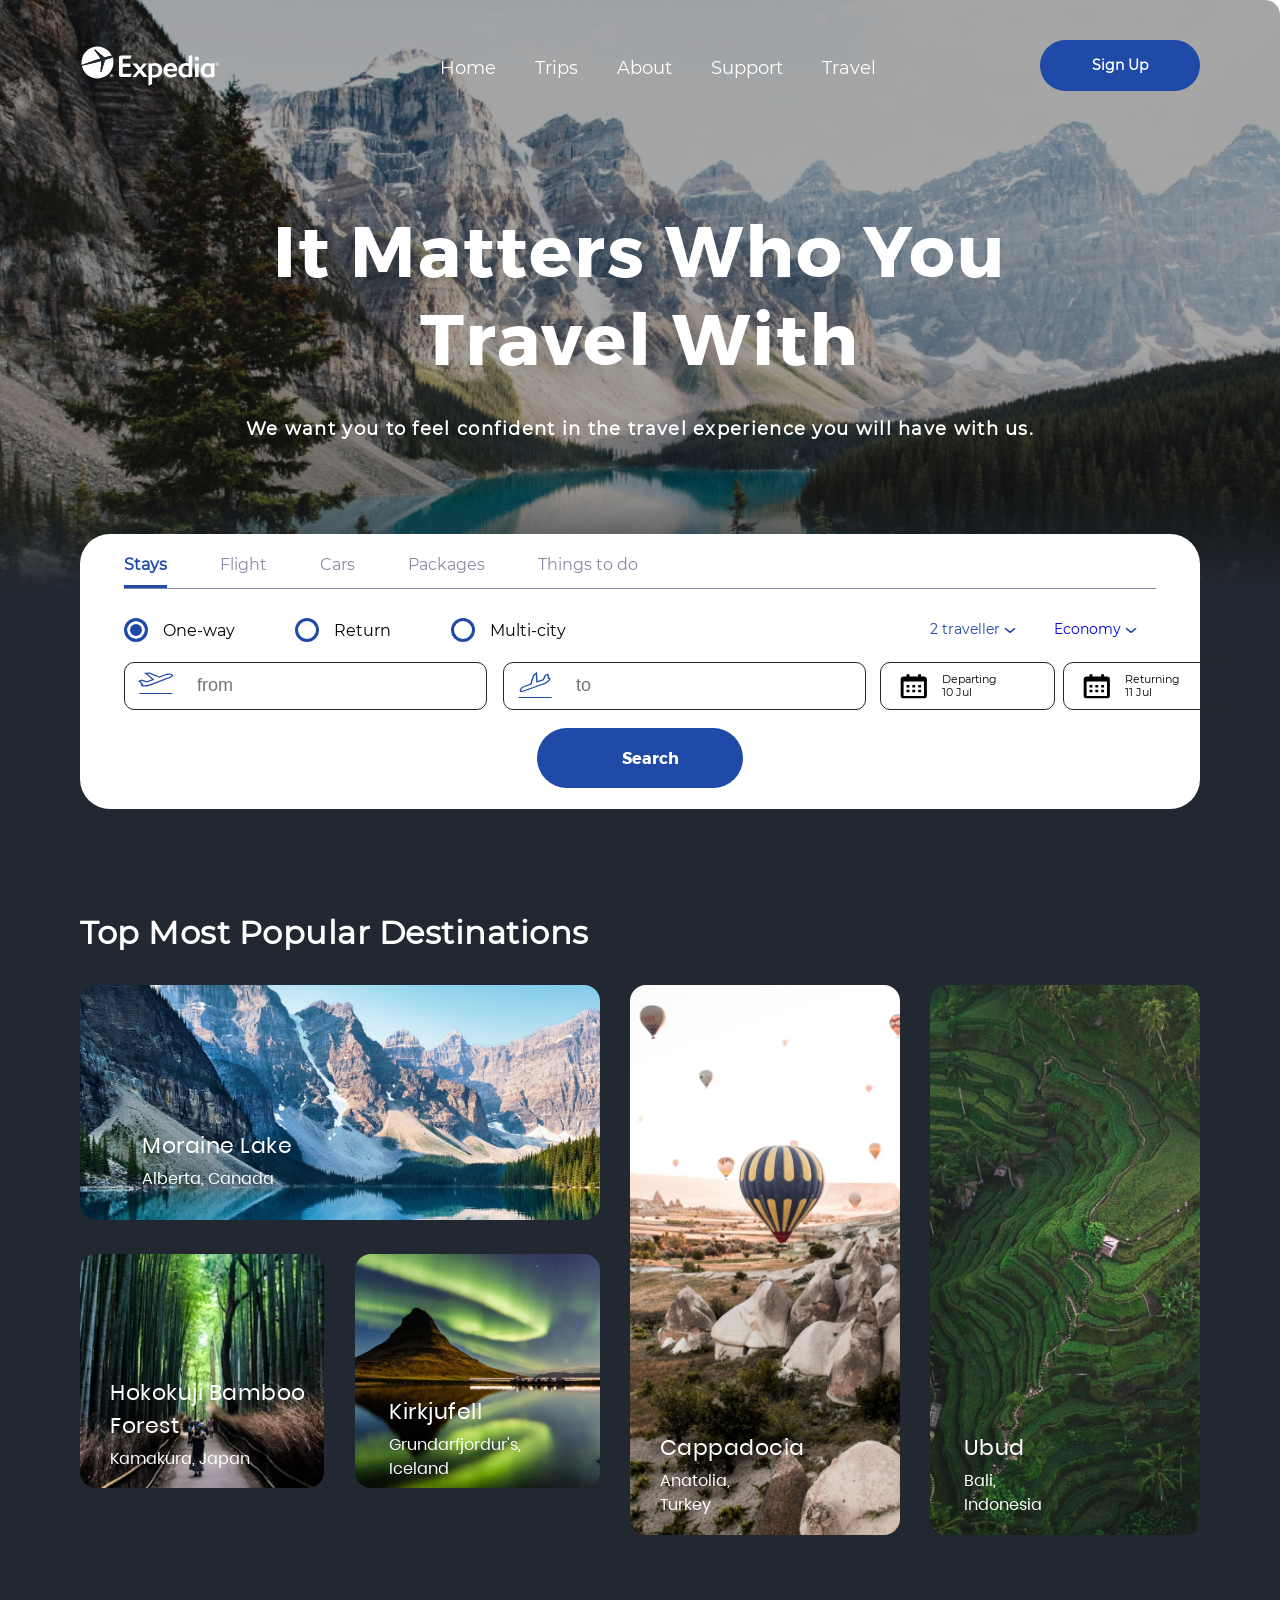
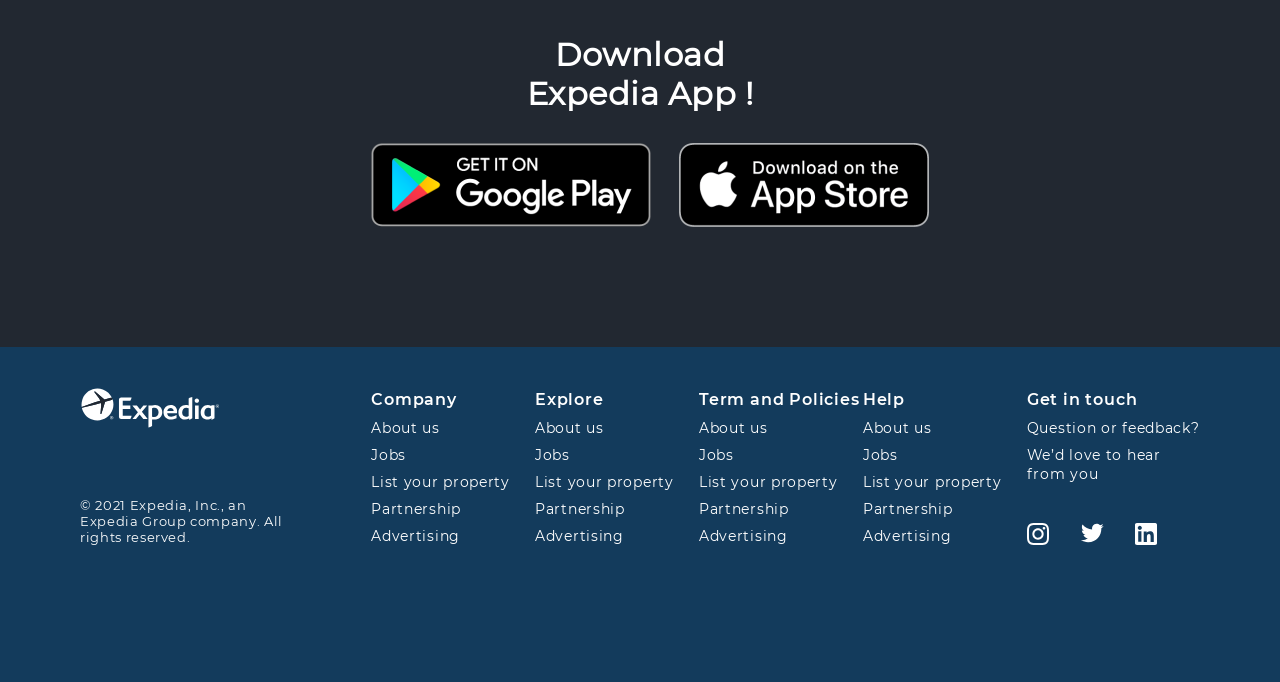
<file: index.html>
<!DOCTYPE html>
<html lang="en">

<head>
    <meta charset="utf-8" />
    <title>Главная страница</title>
    <meta http-equiv="X-UA-Compatible" content="IE=Edge" />
    <meta name="viewport" content="width=device-width, initial-scale=1.0, maximum-scale=1.0, user-scalable=no">
    <meta name="theme-color" content="#fff" />
    <meta name="format-detection" content="telephone=no" />
    <link rel="stylesheet" media="all" href="css/style.css" />
</head>

<body>
    <header class="wrapper">
        <div class="container">
            <div class="navbar">
                <div class="logo">
                    <a href="animation.html"><img src="img/logo.svg" alt=""></a>
                </div>
                <ul class="navbar__menu">
                    <li>
                        <a href="#">Home</a>
                    </li>
                    <li>
                        <a href="#">Trips</a>
                    </li>
                    <li>
                        <a href="#">About</a>
                    </li>
                    <li>
                        <a href="#">Support</a>
                    </li>
                    <li>
                        <a href="#">Travel</a>
                    </li>
                </ul>
                <button class="navbar__btn">Sign Up</button>
            </div>
            <div class="header__headline">It Matters Who You<br /> Travel With</div>
            <div class="header__subtitle">We want you to feel confident in the travel experience you will have with us.
            </div>
        </div>
    </header>
    <section class="section__popular">
        <div class="container">
            <div class="card__form">
                <div class="tab-slider--nav">
                    <ul class="tab-slider--tabs">
                        <li class="tab-slider--trigger active" rel="tab1">Stays</li>
                        <li class="tab-slider--trigger" rel="tab2">Flight</li>
                        <li class="tab-slider--trigger" rel="tab3">Cars</li>
                        <li class="tab-slider--trigger" rel="tab4">Packages</li>
                        <li class="tab-slider--trigger" rel="tab5">Things to do</li>
                    </ul>
                </div>
                <div class="tab-slider--container">
                    <div id="tab1" class="tab-slider--body">
                        <form class="card__checkbox">
                            <div class="checkbox__item">
                                <div class="check">
                                    <input type="radio" id="radio-1" name="radio" checked>
                                    <label for="radio-1" class="radio-label">One-way</label>
                                </div>
                                <div class="check">
                                    <input type="radio" id="radio-2" name="radio">
                                    <label for="radio-2" class="radio-label">Return</label>
                                </div>
                                <div class="check">
                                    <input type="radio" id="radio-3" name="radio">
                                    <label for="radio-3" class="radio-label">Multi-city</label>
                                </div>
                            </div>
                            <div class="card__selection">
                                <ul class="selection">
                                    <li class="dropdown__link">2 traveller
                                        <span><svg width="12" height="7" viewBox="0 0 12 7" fill="none"
                                                xmlns="http://www.w3.org/2000/svg">
                                                <path
                                                    d="M11.3371 1.67167C11.3375 1.7844 11.3126 1.89579 11.2643 1.99764C11.216 2.09949 11.1454 2.18923 11.0579 2.26025L6.53039 5.90489C6.39537 6.01587 6.22601 6.07655 6.05123 6.07655C5.87645 6.07655 5.70709 6.01587 5.57207 5.90489L1.04457 2.13197C0.890469 2.00389 0.793562 1.81984 0.775166 1.6203C0.756769 1.42077 0.81839 1.22211 0.946472 1.06801C1.07455 0.913908 1.25861 0.817001 1.45814 0.798605C1.65767 0.780209 1.85634 0.841829 2.01043 0.969911L6.055 4.3429L10.0996 1.0831C10.2103 0.990826 10.3452 0.932212 10.4882 0.914193C10.6313 0.896174 10.7765 0.919503 10.9067 0.981421C11.0368 1.04334 11.1466 1.14125 11.2228 1.26358C11.2991 1.38591 11.3388 1.52752 11.3371 1.67167Z"
                                                    fill="#1F4AA8" />
                                            </svg></span>
                                        <ul class="dropdown">
                                            <li>traveller</li>
                                            <li>traveller</li>
                                            <li>traveller</li>
                                            <li>traveller</li>
                                            <li>traveller</li>
                                        </ul>
                                    </li>
                                    <li>
                                        <a href="#">Economy</a>
                                        <span><svg width="12" height="7" viewBox="0 0 12 7" fill="none"
                                                xmlns="http://www.w3.org/2000/svg">
                                                <path
                                                    d="M11.3371 1.67167C11.3375 1.7844 11.3126 1.89579 11.2643 1.99764C11.216 2.09949 11.1454 2.18923 11.0579 2.26025L6.53039 5.90489C6.39537 6.01587 6.22601 6.07655 6.05123 6.07655C5.87645 6.07655 5.70709 6.01587 5.57207 5.90489L1.04457 2.13197C0.890469 2.00389 0.793562 1.81984 0.775166 1.6203C0.756769 1.42077 0.81839 1.22211 0.946472 1.06801C1.07455 0.913908 1.25861 0.817001 1.45814 0.798605C1.65767 0.780209 1.85634 0.841829 2.01043 0.969911L6.055 4.3429L10.0996 1.0831C10.2103 0.990826 10.3452 0.932212 10.4882 0.914193C10.6313 0.896174 10.7765 0.919503 10.9067 0.981421C11.0368 1.04334 11.1466 1.14125 11.2228 1.26358C11.2991 1.38591 11.3388 1.52752 11.3371 1.67167Z"
                                                    fill="#1F4AA8" />
                                            </svg></span>
                                    </li>
                                </ul>
                            </div>
                        </form>
                        <div class="form">
                            <form id="1" method="POST" autocomplete="off">
                                <div class="form__content">
                                    <div class="form__block">
                                        <div class="form__group">
                                            <img src="img/fly.svg" alt="">
                                            <input class="input" type="text" name="text" placeholder="from" required />
                                        </div>
                                        <button class="form-btn">
                                            <img src="img/change-btn.svg" alt="">
                                        </button>
                                        <div class="form__group">
                                            <img src="img/fly-2.svg" alt="">
                                            <input class="input" type="text" name="text" placeholder="to" required />
                                        </div>
                                    </div>
                                    <div class="form__block--calendar">
                                        <div class="form__group--calendar">
                                            <svg width="36" height="30" viewBox="0 0 36 30" fill="none"
                                                xmlns="http://www.w3.org/2000/svg">
                                                <path
                                                    d="M10.507 14.0398H13.4178V16.4542H10.507V14.0398ZM10.507 18.8685H13.4178V21.2829H10.507V18.8685ZM16.3286 14.0398H19.2394V16.4542H16.3286V14.0398ZM16.3286 18.8685H19.2394V21.2829H16.3286V18.8685ZM22.1502 14.0398H25.061V16.4542H22.1502V14.0398ZM22.1502 18.8685H25.061V21.2829H22.1502V18.8685Z"
                                                    fill="black" />
                                                <path
                                                    d="M7.59624 27.3187H27.9718C29.5771 27.3187 30.8826 26.2359 30.8826 24.9044V8.00396C30.8826 6.67245 29.5771 5.58962 27.9718 5.58962H25.061V3.17528H22.1502V5.58962H13.4178V3.17528H10.507V5.58962H7.59624C5.99093 5.58962 4.68544 6.67245 4.68544 8.00396V24.9044C4.68544 26.2359 5.99093 27.3187 7.59624 27.3187ZM27.9718 10.4183L27.9733 24.9044H7.59624V10.4183H27.9718Z"
                                                    fill="black" />
                                            </svg>

                                            <div class="calendar">Departing<br /> 10 Jul</div>
                                        </div>
                                        <div class="form__group--calendar">
                                            <svg width="36" height="30" viewBox="0 0 36 30" fill="none"
                                                xmlns="http://www.w3.org/2000/svg">
                                                <path
                                                    d="M10.507 14.0398H13.4178V16.4542H10.507V14.0398ZM10.507 18.8685H13.4178V21.2829H10.507V18.8685ZM16.3286 14.0398H19.2394V16.4542H16.3286V14.0398ZM16.3286 18.8685H19.2394V21.2829H16.3286V18.8685ZM22.1502 14.0398H25.061V16.4542H22.1502V14.0398ZM22.1502 18.8685H25.061V21.2829H22.1502V18.8685Z"
                                                    fill="black" />
                                                <path
                                                    d="M7.59624 27.3187H27.9718C29.5771 27.3187 30.8826 26.2359 30.8826 24.9044V8.00396C30.8826 6.67245 29.5771 5.58962 27.9718 5.58962H25.061V3.17528H22.1502V5.58962H13.4178V3.17528H10.507V5.58962H7.59624C5.99093 5.58962 4.68544 6.67245 4.68544 8.00396V24.9044C4.68544 26.2359 5.99093 27.3187 7.59624 27.3187ZM27.9718 10.4183L27.9733 24.9044H7.59624V10.4183H27.9718Z"
                                                    fill="black" />
                                            </svg>

                                            <div class="calendar">Returning<br /> 11 Jul</div>
                                        </div>
                                    </div>

                                </div>
                            </form>
                        </div>
                        <div class="card__btn">
                            <button>Search</button>
                        </div>
                    </div>
                    <div id="tab2" class="tab-slider--body">
                        <form class="card__checkbox">
                            <div class="checkbox__item">
                                <div class="check">
                                    <input type="radio" id="radio-4" name="radio" checked>
                                    <label for="radio-4" class="radio-label">One-way</label>
                                </div>
                                <div class="check">
                                    <input type="radio" id="radio-5" name="radio">
                                    <label for="radio-5" class="radio-label">Return</label>
                                </div>
                                <div class="check">
                                    <input type="radio" id="radio-6" name="radio">
                                    <label for="radio-6" class="radio-label">Multi-city</label>
                                </div>
                            </div>
                            <div class="card__selection">
                                <ul class="selection">
                                    <li class="dropdown__link">2 traveller
                                        <span><svg width="12" height="7" viewBox="0 0 12 7" fill="none"
                                                xmlns="http://www.w3.org/2000/svg">
                                                <path
                                                    d="M11.3371 1.67167C11.3375 1.7844 11.3126 1.89579 11.2643 1.99764C11.216 2.09949 11.1454 2.18923 11.0579 2.26025L6.53039 5.90489C6.39537 6.01587 6.22601 6.07655 6.05123 6.07655C5.87645 6.07655 5.70709 6.01587 5.57207 5.90489L1.04457 2.13197C0.890469 2.00389 0.793562 1.81984 0.775166 1.6203C0.756769 1.42077 0.81839 1.22211 0.946472 1.06801C1.07455 0.913908 1.25861 0.817001 1.45814 0.798605C1.65767 0.780209 1.85634 0.841829 2.01043 0.969911L6.055 4.3429L10.0996 1.0831C10.2103 0.990826 10.3452 0.932212 10.4882 0.914193C10.6313 0.896174 10.7765 0.919503 10.9067 0.981421C11.0368 1.04334 11.1466 1.14125 11.2228 1.26358C11.2991 1.38591 11.3388 1.52752 11.3371 1.67167Z"
                                                    fill="#1F4AA8" />
                                            </svg></span>
                                        <ul class="dropdown">
                                            <li>traveller</li>
                                            <li>traveller</li>
                                            <li>traveller</li>
                                            <li>traveller</li>
                                            <li>traveller</li>
                                        </ul>
                                    </li>
                                    <li>
                                        <a href="#">Economy</a>
                                        <span><svg width="12" height="7" viewBox="0 0 12 7" fill="none"
                                                xmlns="http://www.w3.org/2000/svg">
                                                <path
                                                    d="M11.3371 1.67167C11.3375 1.7844 11.3126 1.89579 11.2643 1.99764C11.216 2.09949 11.1454 2.18923 11.0579 2.26025L6.53039 5.90489C6.39537 6.01587 6.22601 6.07655 6.05123 6.07655C5.87645 6.07655 5.70709 6.01587 5.57207 5.90489L1.04457 2.13197C0.890469 2.00389 0.793562 1.81984 0.775166 1.6203C0.756769 1.42077 0.81839 1.22211 0.946472 1.06801C1.07455 0.913908 1.25861 0.817001 1.45814 0.798605C1.65767 0.780209 1.85634 0.841829 2.01043 0.969911L6.055 4.3429L10.0996 1.0831C10.2103 0.990826 10.3452 0.932212 10.4882 0.914193C10.6313 0.896174 10.7765 0.919503 10.9067 0.981421C11.0368 1.04334 11.1466 1.14125 11.2228 1.26358C11.2991 1.38591 11.3388 1.52752 11.3371 1.67167Z"
                                                    fill="#1F4AA8" />
                                            </svg></span>
                                    </li>
                                </ul>
                            </div>
                        </form>
                        <div class="form">
                            <form id="2" method="POST" autocomplete="off">
                                <div class="form__content">
                                    <div class="form__block">
                                        <div class="form__group">
                                            <img src="img/fly.svg" alt="">
                                            <input class="input" type="text" name="text" placeholder="from" required />
                                        </div>
                                        <button class="form-btn">
                                            <img src="img/change-btn.svg" alt="">
                                        </button>
                                        <div class="form__group">
                                            <img src="img/fly-2.svg" alt="">
                                            <input class="input" type="text" name="text" placeholder="to" required />
                                        </div>
                                    </div>
                                    <div class="form__block--calendar">
                                        <div class="form__group--calendar">
                                            <svg width="36" height="30" viewBox="0 0 36 30" fill="none"
                                                xmlns="http://www.w3.org/2000/svg">
                                                <path
                                                    d="M10.507 14.0398H13.4178V16.4542H10.507V14.0398ZM10.507 18.8685H13.4178V21.2829H10.507V18.8685ZM16.3286 14.0398H19.2394V16.4542H16.3286V14.0398ZM16.3286 18.8685H19.2394V21.2829H16.3286V18.8685ZM22.1502 14.0398H25.061V16.4542H22.1502V14.0398ZM22.1502 18.8685H25.061V21.2829H22.1502V18.8685Z"
                                                    fill="black" />
                                                <path
                                                    d="M7.59624 27.3187H27.9718C29.5771 27.3187 30.8826 26.2359 30.8826 24.9044V8.00396C30.8826 6.67245 29.5771 5.58962 27.9718 5.58962H25.061V3.17528H22.1502V5.58962H13.4178V3.17528H10.507V5.58962H7.59624C5.99093 5.58962 4.68544 6.67245 4.68544 8.00396V24.9044C4.68544 26.2359 5.99093 27.3187 7.59624 27.3187ZM27.9718 10.4183L27.9733 24.9044H7.59624V10.4183H27.9718Z"
                                                    fill="black" />
                                            </svg>

                                            <div class="calendar">Departing<br /> 10 Jul</div>
                                        </div>
                                        <div class="form__group--calendar">
                                            <svg width="36" height="30" viewBox="0 0 36 30" fill="none"
                                                xmlns="http://www.w3.org/2000/svg">
                                                <path
                                                    d="M10.507 14.0398H13.4178V16.4542H10.507V14.0398ZM10.507 18.8685H13.4178V21.2829H10.507V18.8685ZM16.3286 14.0398H19.2394V16.4542H16.3286V14.0398ZM16.3286 18.8685H19.2394V21.2829H16.3286V18.8685ZM22.1502 14.0398H25.061V16.4542H22.1502V14.0398ZM22.1502 18.8685H25.061V21.2829H22.1502V18.8685Z"
                                                    fill="black" />
                                                <path
                                                    d="M7.59624 27.3187H27.9718C29.5771 27.3187 30.8826 26.2359 30.8826 24.9044V8.00396C30.8826 6.67245 29.5771 5.58962 27.9718 5.58962H25.061V3.17528H22.1502V5.58962H13.4178V3.17528H10.507V5.58962H7.59624C5.99093 5.58962 4.68544 6.67245 4.68544 8.00396V24.9044C4.68544 26.2359 5.99093 27.3187 7.59624 27.3187ZM27.9718 10.4183L27.9733 24.9044H7.59624V10.4183H27.9718Z"
                                                    fill="black" />
                                            </svg>

                                            <div class="calendar">Returning<br /> 11 Jul</div>
                                        </div>
                                    </div>

                                </div>
                            </form>
                        </div>
                        <div class="card__btn">
                            <button>Search</button>
                        </div>
                    </div>
                    <div id="tab3" class="tab-slider--body">
                        <form class="card__checkbox">
                            <div class="checkbox__item">
                                <div class="check">
                                    <input type="radio" id="radio-7" name="radio" checked>
                                    <label for="radio-7" class="radio-label">One-way</label>
                                </div>
                                <div class="check">
                                    <input type="radio" id="radio-8" name="radio">
                                    <label for="radio-8" class="radio-label">Return</label>
                                </div>
                                <div class="check">
                                    <input type="radio" id="radio-9" name="radio">
                                    <label for="radio-9" class="radio-label">Multi-city</label>
                                </div>
                            </div>
                            <div class="card__selection">
                                <ul class="selection">
                                    <li class="dropdown__link">2 traveller
                                        <span><svg width="12" height="7" viewBox="0 0 12 7" fill="none"
                                                xmlns="http://www.w3.org/2000/svg">
                                                <path
                                                    d="M11.3371 1.67167C11.3375 1.7844 11.3126 1.89579 11.2643 1.99764C11.216 2.09949 11.1454 2.18923 11.0579 2.26025L6.53039 5.90489C6.39537 6.01587 6.22601 6.07655 6.05123 6.07655C5.87645 6.07655 5.70709 6.01587 5.57207 5.90489L1.04457 2.13197C0.890469 2.00389 0.793562 1.81984 0.775166 1.6203C0.756769 1.42077 0.81839 1.22211 0.946472 1.06801C1.07455 0.913908 1.25861 0.817001 1.45814 0.798605C1.65767 0.780209 1.85634 0.841829 2.01043 0.969911L6.055 4.3429L10.0996 1.0831C10.2103 0.990826 10.3452 0.932212 10.4882 0.914193C10.6313 0.896174 10.7765 0.919503 10.9067 0.981421C11.0368 1.04334 11.1466 1.14125 11.2228 1.26358C11.2991 1.38591 11.3388 1.52752 11.3371 1.67167Z"
                                                    fill="#1F4AA8" />
                                            </svg></span>
                                        <ul class="dropdown">
                                            <li>traveller</li>
                                            <li>traveller</li>
                                            <li>traveller</li>
                                            <li>traveller</li>
                                            <li>traveller</li>
                                        </ul>
                                    </li>
                                    <li>
                                        <a href="#">Economy</a>
                                        <span><svg width="12" height="7" viewBox="0 0 12 7" fill="none"
                                                xmlns="http://www.w3.org/2000/svg">
                                                <path
                                                    d="M11.3371 1.67167C11.3375 1.7844 11.3126 1.89579 11.2643 1.99764C11.216 2.09949 11.1454 2.18923 11.0579 2.26025L6.53039 5.90489C6.39537 6.01587 6.22601 6.07655 6.05123 6.07655C5.87645 6.07655 5.70709 6.01587 5.57207 5.90489L1.04457 2.13197C0.890469 2.00389 0.793562 1.81984 0.775166 1.6203C0.756769 1.42077 0.81839 1.22211 0.946472 1.06801C1.07455 0.913908 1.25861 0.817001 1.45814 0.798605C1.65767 0.780209 1.85634 0.841829 2.01043 0.969911L6.055 4.3429L10.0996 1.0831C10.2103 0.990826 10.3452 0.932212 10.4882 0.914193C10.6313 0.896174 10.7765 0.919503 10.9067 0.981421C11.0368 1.04334 11.1466 1.14125 11.2228 1.26358C11.2991 1.38591 11.3388 1.52752 11.3371 1.67167Z"
                                                    fill="#1F4AA8" />
                                            </svg></span>
                                    </li>
                                </ul>
                            </div>
                        </form>
                        <div class="form">
                            <form id="3" method="POST" autocomplete="off">
                                <div class="form__content">
                                    <div class="form__block">
                                        <div class="form__group">
                                            <img src="img/fly.svg" alt="">
                                            <input class="input" type="text" name="text" placeholder="from" required />
                                        </div>
                                        <button class="form-btn">
                                            <img src="img/change-btn.svg" alt="">
                                        </button>
                                        <div class="form__group">
                                            <img src="img/fly-2.svg" alt="">
                                            <input class="input" type="text" name="text" placeholder="to" required />
                                        </div>
                                    </div>
                                    <div class="form__block--calendar">
                                        <div class="form__group--calendar">
                                            <svg width="36" height="30" viewBox="0 0 36 30" fill="none"
                                                xmlns="http://www.w3.org/2000/svg">
                                                <path
                                                    d="M10.507 14.0398H13.4178V16.4542H10.507V14.0398ZM10.507 18.8685H13.4178V21.2829H10.507V18.8685ZM16.3286 14.0398H19.2394V16.4542H16.3286V14.0398ZM16.3286 18.8685H19.2394V21.2829H16.3286V18.8685ZM22.1502 14.0398H25.061V16.4542H22.1502V14.0398ZM22.1502 18.8685H25.061V21.2829H22.1502V18.8685Z"
                                                    fill="black" />
                                                <path
                                                    d="M7.59624 27.3187H27.9718C29.5771 27.3187 30.8826 26.2359 30.8826 24.9044V8.00396C30.8826 6.67245 29.5771 5.58962 27.9718 5.58962H25.061V3.17528H22.1502V5.58962H13.4178V3.17528H10.507V5.58962H7.59624C5.99093 5.58962 4.68544 6.67245 4.68544 8.00396V24.9044C4.68544 26.2359 5.99093 27.3187 7.59624 27.3187ZM27.9718 10.4183L27.9733 24.9044H7.59624V10.4183H27.9718Z"
                                                    fill="black" />
                                            </svg>
                                            <div class="calendar">Departing<br /> 10 Jul</div>
                                        </div>
                                        <div class="form__group--calendar">
                                            <svg width="36" height="30" viewBox="0 0 36 30" fill="none"
                                                xmlns="http://www.w3.org/2000/svg">
                                                <path
                                                    d="M10.507 14.0398H13.4178V16.4542H10.507V14.0398ZM10.507 18.8685H13.4178V21.2829H10.507V18.8685ZM16.3286 14.0398H19.2394V16.4542H16.3286V14.0398ZM16.3286 18.8685H19.2394V21.2829H16.3286V18.8685ZM22.1502 14.0398H25.061V16.4542H22.1502V14.0398ZM22.1502 18.8685H25.061V21.2829H22.1502V18.8685Z"
                                                    fill="black" />
                                                <path
                                                    d="M7.59624 27.3187H27.9718C29.5771 27.3187 30.8826 26.2359 30.8826 24.9044V8.00396C30.8826 6.67245 29.5771 5.58962 27.9718 5.58962H25.061V3.17528H22.1502V5.58962H13.4178V3.17528H10.507V5.58962H7.59624C5.99093 5.58962 4.68544 6.67245 4.68544 8.00396V24.9044C4.68544 26.2359 5.99093 27.3187 7.59624 27.3187ZM27.9718 10.4183L27.9733 24.9044H7.59624V10.4183H27.9718Z"
                                                    fill="black" />
                                            </svg>

                                            <div class="calendar">Returning<br /> 11 Jul</div>
                                        </div>
                                    </div>

                                </div>
                            </form>
                        </div>
                        <div class="card__btn">
                            <button>Search</button>
                        </div>
                    </div>
                </div>
            </div>
            <div class="section__title">Top Most Popular Destinations</div>
            <div class="popular__content">
                <div class="popular__img-1">
                    <div class="img__item">
                        <a href="#">
                            <img src="img/img-1.png" alt="">
                        </a>
                        <div class="img__text">
                            <div class="popular__title">Moraine Lake</div>
                            <div class="popular__subtitle">Alberta, Canada</div>
                        </div>
                    </div>
                    <div class="block__flex">
                        <div class="img__item">
                            <a href="#">
                                <img src="img/img-2.png" alt="">
                            </a>
                            <div class="img__text--2">
                                <div class="popular__title">Hokokuji Bamboo Forest</div>
                                <div class="popular__subtitle">Kamakura, Japan</div>
                            </div>
                        </div>
                        <div class="img__item">
                            <a href="#">
                                <img src="img/imag-3.png" alt="">
                            </a>
                            <div class="img__text--3">
                                <div class="popular__title">Kirkjufell</div>
                                <div class="popular__subtitle">Grundarfjordur's,<br /> Iceland</div>
                            </div>
                        </div>

                    </div>
                </div>
                <div class="popular__img-2">
                    <div class="img__item">
                        <a href="#">
                            <img src="img/img-4.png" alt="">
                        </a>
                        <div class="img__text--4">
                            <div class="popular__title">Cappadocia</div>
                            <div class="popular__subtitle">Anatolia,<br /> Turkey</div>
                        </div>
                    </div>
                </div>
                <div class="popular__img-3">
                    <div class="img__item">
                        <a href="#">
                            <img src="img/img-5.png" alt="">
                        </a>
                        <div class="img__text--5">
                            <div class="popular__title">Ubud</div>
                            <div class="popular__subtitle">Bali,<br /> Indonesia</div>
                        </div>
                    </div>
                </div>
            </div>
            <div class="section__download">
                <div class="download__title">Download<br />Expedia App !</div>
                <div class="download__img">
                    <a href="#">
                        <img src="img/google-play-badge.png" alt="">
                    </a>
                    <a href="#">
                        <img src="img/app-store-download.png" alt="">
                    </a>
                </div>
            </div>
        </div>
    </section>
    <footer class="footer">
        <div class="container">
            <div class="footer__content">
                <div class="footer__logo">
                    <img src="img/logo.svg" alt="">
                    <span class="logo__item">© 2021 Expedia, Inc., an Expedia Group company. All rights reserved.
                    </span>
                </div>
                <div class="footer__menu">
                    <div class="footer__menu--col">
                        <div class="footer__menu--title">Company</div>
                        <ul class="footer__menu--list">
                            <li>
                                <a href="#">About us</a>
                            </li>
                            <li>
                                <a href="#">Jobs</a>
                            </li>
                            <li>
                                <a href="#">List your property</a>
                            </li>
                            <li>
                                <a href="#">Partnership</a>
                            </li>
                            <li>
                                <a href="#">Advertising</a>
                            </li>
                        </ul>
                    </div>
                    <div class="footer__menu--col">
                        <div class="footer__menu--title">Explore</div>
                        <ul class="footer__menu--list">
                            <li>
                                <a href="#">About us</a>
                            </li>
                            <li>
                                <a href="#">Jobs</a>
                            </li>
                            <li>
                                <a href="#">List your property</a>
                            </li>
                            <li>
                                <a href="#">Partnership</a>
                            </li>
                            <li>
                                <a href="#">Advertising</a>
                            </li>
                        </ul>
                    </div>
                    <div class="footer__menu--col">
                        <div class="footer__menu--title">Term and Policies</div>
                        <ul class="footer__menu--list">
                            <li>
                                <a href="#">About us</a>
                            </li>
                            <li>
                                <a href="#">Jobs</a>
                            </li>
                            <li>
                                <a href="#">List your property</a>
                            </li>
                            <li>
                                <a href="#">Partnership</a>
                            </li>
                            <li>
                                <a href="#">Advertising</a>
                            </li>
                        </ul>
                    </div>
                    <div class="footer__menu--col">
                        <div class="footer__menu--title">Help</div>
                        <ul class="footer__menu--list">
                            <li>
                                <a href="#">About us</a>
                            </li>
                            <li>
                                <a href="#">Jobs</a>
                            </li>
                            <li>
                                <a href="#">List your property</a>
                            </li>
                            <li>
                                <a href="#">Partnership</a>
                            </li>
                            <li>
                                <a href="#">Advertising</a>
                            </li>
                        </ul>
                    </div>
                    <div class="footer__connection">
                        <div class="footer__menu--title">Get in touch</div>
                        <ul class="footer__menu--list">
                            <li>
                                <a href="#">Question or feedback?</a>

                            </li>
                            <li>
                                <a href="#">We’d love to hear from you</a>
                            </li>
                        </ul>
                        <ul class="footer__social">
                            <li>
                                <a href="#">
                                    <img src="img/instagram.svg" alt="">
                                </a>
                            </li>
                            <li>
                                <a href="#">
                                    <img src="img/twitter.svg" alt="">
                                </a>
                            </li>
                            <li>
                                <a href="#">
                                    <img src="img/in.svg" alt="">
                                </a>
                            </li>
                        </ul>
                    </div>
                </div>
            </div>
        </div>
    </footer>
    <script src="js/libs.js"></script>
    <script src="js/app.js"></script>
</body>

</html>
</file>
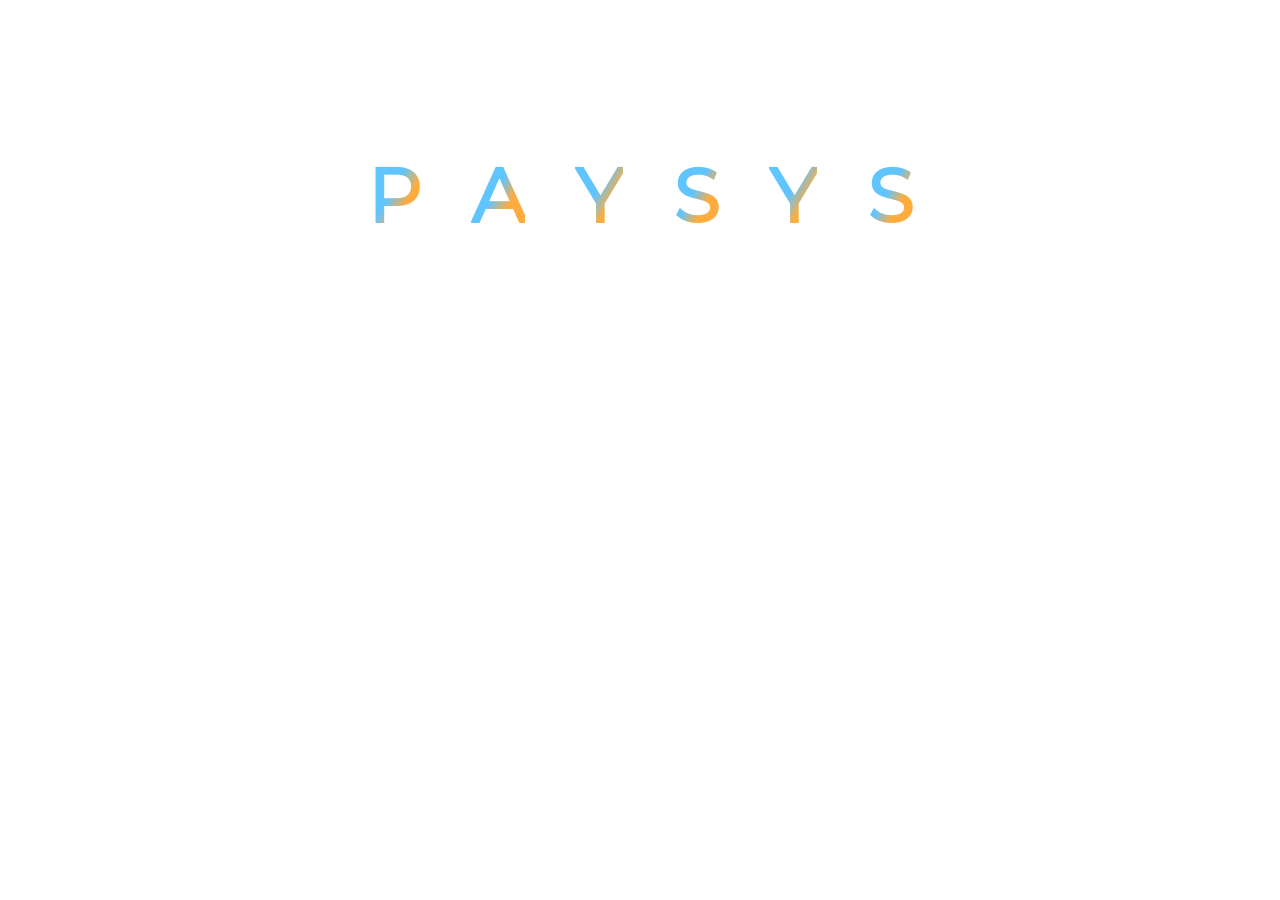
<file: animation.html>
<!DOCTYPE html>
<html lang="en">

<head>
    <meta charset="utf-8" />
    <title>Главная страница</title>
    <meta http-equiv="X-UA-Compatible" content="IE=Edge" />
    <meta name="viewport" content="width=device-width, initial-scale=1.0, maximum-scale=1.0, user-scalable=no">
    <meta name="theme-color" content="#fff" />
    <meta name="format-detection" content="telephone=no" />
    <link rel="stylesheet" media="all" href="css/style.css" />
</head>

<body>
    <section>
        <h1 class="animation__title">
            <span class="letter letter-one">p</span>
            <span class="letter letter-two">a</span>
            <span class="letter letter-three">y</span>
            <span class="letter letter-four">s</span>
            <span class="letter letter-five">y</span>
            <span class="letter letter-six">s</span>
        </h1>
    </section>
</body>
</file>
<file: css/style.css>
@font-face{font-family:"MontserratRegular";font-weight:normal;font-style:normal;src:url("../font/Montserrat-Regular.woff2") format("woff2"),url("../font/Montserrat-Regular.woff") format("woff"),url("../font/Montserrat-Regular.ttf") format("truetype")}@font-face{font-family:"MontserratBold";font-weight:normal;font-style:normal;src:url("../font/montserratbold.woff2") format("woff2"),url("../font/montserratbold.woff") format("woff"),url("../font/montserratbold.ttf") format("truetype")}@font-face{font-family:"PoppinsRegular";font-weight:normal;font-style:normal;src:url("../font/Poppinsregular.woff2") format("woff2"),url("../font/Poppinsregular.woff") format("woff"),url("../font/Poppinsregular.ttf") format("truetype")}@font-face{font-family:"PoppinsBold";font-weight:normal;font-style:normal;src:url("../font/Poppinsbold.woff2") format("woff2"),url("../font/Poppinsbold.woff") format("woff"),url("../font/Poppinsbold.ttf") format("truetype")}@font-face{font-family:"MontserratSemiBold";font-weight:normal;font-style:normal;src:url("../font/Montserrat-SemiBold.woff2") format("woff2"),url("../font/Montserrat-SemiBold.woff") format("woff"),url("../font/Montserrat-SemiBold.ttf") format("truetype")}html,body,div,span,applet,object,iframe,h1,h2,h3,h4,h5,h6,p,blockquote,pre,a,abbr,acronym,address,big,cite,code,del,dfn,em,img,ins,kbd,q,s,samp,small,strike,strong,sub,sup,tt,var,b,u,i,center,dl,dt,dd,ol,ul,li,fieldset,form,label,legend,table,caption,tbody,tfoot,thead,tr,th,td,article,aside,canvas,details,embed,figure,figcaption,footer,header,hgroup,menu,nav,output,ruby,section,summary,time,mark,audio,video{margin:0;padding:0;border:0;vertical-align:baseline}html{-ms-text-size-adjust:100%;-webkit-text-size-adjust:100%}img,fieldset,a img{border:none}input[type=text],input[type=email],input[type=tel],textarea{-webkit-appearance:none}input[type=submit],button{cursor:pointer}input[type=submit]::-moz-focus-inner,button::-moz-focus-inner{padding:0;border:0}textarea{overflow:auto}input,button{margin:0;padding:0;border:0}div,input,textarea,select,button,h1,h2,h3,h4,h5,h6,a,span,a:focus{outline:none}ul,ol{list-style-type:none}table{border-spacing:0;border-collapse:collapse;width:100%}html{box-sizing:border-box}*,*:before,*:after{box-sizing:inherit}@media(prefers-reduced-motion: reduce){*{transition:none !important}}a{text-decoration:none}button{background:transparent}img{max-width:100%;height:auto}body section{position:relative;z-index:10}.wrapper{position:relative;background:url(../img/header-banner.png);background-repeat:no-repeat;background-position:center center;background-attachment:fixed;background-size:cover;overflow:hidden}.wrapper::before{content:"";position:absolute;width:100%;height:100%;top:0;left:0;right:0;bottom:0;background-color:rgba(0,0,0,.35);border-radius:15px;z-index:0}.wrapper::after{content:"";position:absolute;width:100%;height:100px;bottom:0;background:linear-gradient(180deg, rgba(34, 40, 49, 0) 0%, #222831 100%);z-index:0}.navbar{display:flex;justify-content:space-between}.logo{margin-top:45px}.navbar__menu{display:flex;align-items:center;flex-basis:34%;max-width:34%;margin-top:45px;grid-gap:39px}.navbar__menu a{font-size:18px;line-height:22px;font-weight:500;color:#fff}.navbar__menu a:focus{font-weight:700}.navbar__btn{color:#fff;font-size:14px;line-height:17px;font-weight:600;border-radius:39px;padding:15px 52px;margin-top:40px;font-family:"MontserratRegular",arial,sans-serif;background-color:#1f4aa8}.header__headline{font-size:72px;line-height:88px;letter-spacing:2px;color:#fff;margin-top:113px;text-align:center;display:flex;align-items:center;justify-content:center;font-weight:200;font-family:"MontserratBold",arial,sans-serif}.header__subtitle{color:#fff;font-size:18px;line-height:22px;letter-spacing:1.3px;font-weight:600;margin:38px 0 150px;display:flex;align-items:center;justify-content:center}.section__popular{background-color:#222831}.card__form{position:inherit;bottom:56px;background-color:#fff;border-radius:30px;padding:21px 44px}.card__checkbox{display:flex;justify-content:space-between;margin:32px 0 17px}.checkbox__item{display:flex;grid-gap:60px}.selection{display:flex;grid-gap:38px;padding-right:19px}.selection li{display:inline;font-size:14px;line-height:17px;color:#1f4aa8}.selection .dropdown__link{position:relative}.selection .dropdown{display:none;position:relative}.selection .dropdown li{padding:20px}.selection .dropdown.visible{display:block;position:absolute;top:0;width:auto;height:auto;background-color:#fff;border-radius:10px;box-shadow:2px 4px 5px #000;margin-top:20px;z-index:1}.form__content{display:flex;grid-gap:14px}.form__block{display:flex;margin:0 0 18px;grid-gap:8px}.form__block .form-btn img{width:100%;height:100%}.form__group{position:relative;display:flex}.form__group .input{border:1px solid #252525;height:48px;width:363px;padding:12px 64px;border-radius:10px}.form__group input::placeholder{font-size:18px;line-height:20px;padding-left:8px}.form__group img{position:absolute;left:14px;right:14px;top:10px;bottom:13px}.form__block--calendar{display:flex;grid-gap:8px}.form__block--calendar .form__group--calendar{display:flex;align-items:center;height:48px;width:175px;grid-gap:10px;padding:0 15px;border:1px solid #252525;border-radius:10px}.form__block--calendar .calendar{font-size:11px;line-height:13px}.card__btn{margin:0 auto;background-color:#1f4aa8;border-radius:39px;max-width:20%;flex-basis:20%}.card__btn button{padding:20px 85px;font-size:16px;line-height:20px;color:#fff;font-family:"MontserratBold",arial,sans-serif}.section__title{margin:48px 0 33px;font-size:32px;letter-spacing:.5px;line-height:39px;color:#fff;font-weight:600}.popular__content{display:flex;grid-gap:30px}.popular__content img{border-radius:16px}.popular__img-1{max-width:49%;flex-basis:49%}.popular__img-1 .block__flex{display:flex;grid-gap:31px;padding-top:30px}.popular__title{letter-spacing:.5px;font-weight:500;font-size:22px;line-height:33px;color:#fff;font-family:"PoppinsRegular",arial,sans-serif}.popular__subtitle{padding-top:5px;font-size:16px;line-height:24px;color:#fff;font-family:"PoppinsRegular",arial,sans-serif}.img__item{position:relative;transition:1s}.img__item:hover{border-radius:16px;box-shadow:2px 4px 5px #1c1c1ca3;transform:scale(1.05)}.img__text{position:absolute;bottom:33px;left:62px}.img__text--2{position:absolute;bottom:21px;left:30px}.img__text--3{position:absolute;bottom:11px;left:34px}.img__text--4{position:absolute;bottom:22px;left:30px}.img__text--5{position:absolute;bottom:22px;left:34px}.section__download{padding:96px 0}.download__title{font-weight:600;font-size:32px;letter-spacing:.5px;line-height:39px;text-align:center;color:#fff}.download__img{display:flex;padding-top:10px;grid-gap:8px;align-items:center;justify-content:center}.footer{background-color:#133b5c}.footer__content{padding:40px 0 133px;display:flex;justify-content:space-between}.footer__menu{display:flex;padding-top:3px;flex-basis:74%;max-width:74%}.footer__menu--col{flex-basis:24%;max-width:24%}.footer__logo{display:inline-grid;max-width:20%;flex-basis:20%}.logo__item{padding-top:65px;font-size:13px;line-height:16px;letter-spacing:.05em;color:#fff}.footer__menu--title{font-size:16px;line-height:20px;letter-spacing:.05em;color:#fff;font-family:"MontserratSemiBold",arial,sans-serif}.footer__menu--list li{padding-top:8px}.footer__menu--list a{font-size:14px;line-height:17px;letter-spacing:.05em;color:#fff}.footer__social{display:flex;grid-gap:31px;padding-top:40px}.tab-slider--tabs{position:relative;overflow:hidden;display:flex;border-bottom:1px solid #888aa2;grid-gap:53px}.tab-slider--tabs li{padding:0 0 10px;font-size:16px;line-height:20px;color:#888aa2}.tab-slider--trigger{position:relative;z-index:2;cursor:pointer;transition:color 250ms ease-in-out}.tab-slider--trigger.active{color:#1f4aa8;border-bottom:3px solid #1f4aa8;font-weight:600}.check{display:flex;align-items:center;position:relative;grid-gap:15px;font-size:16px}.check input[type=radio]{position:absolute;opacity:0}.check input+.radio-label:before{content:"";background:#fff;border-radius:100%;border:3px solid #1f4aa8;display:inline-block;width:24px;height:24px;position:relative;top:-0.2em;margin-right:15px;vertical-align:top;cursor:pointer;text-align:center;transition:all 250ms ease}.check input:checked+.radio-label:before{background-color:#1f4aa8;box-shadow:inset 0 0 0 3px #fff}.check input:focus+.radio-label:before{outline:none;border-color:#1f4aa8}.check input:disabled+.radio-label:before{box-shadow:inset 0 0 0 4px #1f4aa8;border-color:#030811;background:#030811}.check input+.radio-label:empty:before{margin-right:0}.animation__title{display:flex;justify-content:center;grid-gap:50px;padding:150px;font-size:75px;text-transform:uppercase}.animation__title,.letter{background:linear-gradient(120deg, #60c5ff 45%, #ffac3e 65%);-webkit-background-clip:text;-webkit-text-fill-color:transparent}.letter-one{transform:translateY(-1000px);animation:bounce 1.2s ease forwards;-webkit-animation:bounce 1.2s ease forwards}.letter-two{transform:translateY(-1000px);animation:bounce 1.2s ease .5s forwards;-webkit-animation:bounce 1.2s ease .5s forwards}.letter-three{transform:translateY(-1000px);animation:bounce 1.2s ease 1s forwards;-webkit-animation:bounce 1.2s ease 1s forwards}.letter-four{transform:translateY(-1000px);animation:bounce 1.2s ease 1.5s forwards;-webkit-animation:bounce 1.2s ease 1.5s forwards}.letter-five{transform:translateY(-1000px);animation:bounce 1.2s ease 2s forwards;-webkit-animation:bounce 1.2s ease 2s forwards}.letter-six{transform:translateY(-1000px);animation:bounce 1.2s ease 2.5s forwards;-webkit-animation:bounce 1.2s ease 2.5s forwards}@keyframes bounce{0%{transform:translateY(-1000px)}50%{transform:translateY(100px)}100%{transform:translateY(0)}}@-webkit-keyframes bounce{0%{transform:translateY(-1000px)}50%{transform:translateY(100px)}100%{transform:translateY(0)}}body{min-width:320px;overflow-x:hidden;color:#000;font-family:"MontserratRegular",arial,sans-serif}.container{max-width:1440px;margin:0 auto;padding:0 100px;position:relative;z-index:1}@media only screen and (max-width: 1280px){.container{padding:0 80px}}@media only screen and (max-width: 1080px){.container{padding:0 60px}}[none]{display:none;visibility:hidden;position:absolute;left:-9999999;top:-9999999}.btn{font-size:12px;border-radius:6px;display:inline-block;background:transparent}
/*# sourceMappingURL=style.css.map */
</file>
